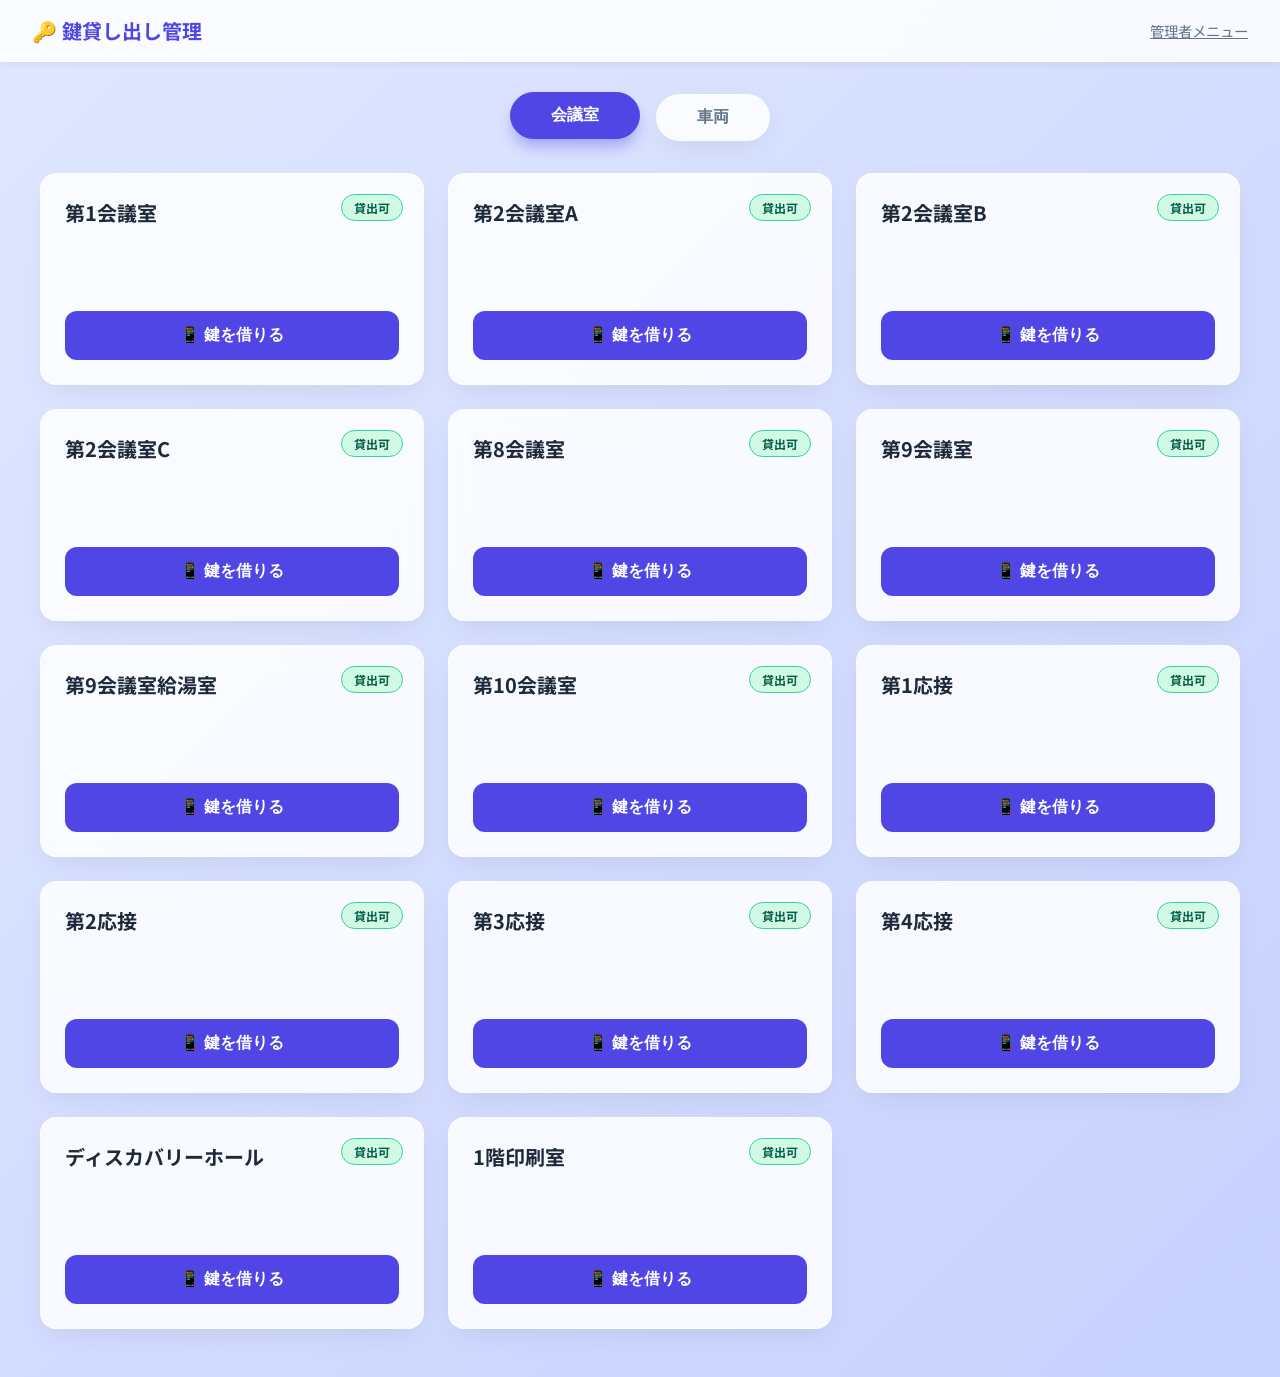
<file: index.html>
<!DOCTYPE html>
<html lang="ja">
<head>
    <meta charset="UTF-8">
    <meta name="viewport" content="width=device-width, initial-scale=1.0">
    <title>鍵貸し出し管理</title>
    <link href="https://fonts.googleapis.com/css2?family=Noto+Sans+JP:wght@400;500;700&display=swap" rel="stylesheet">
    <link rel="stylesheet" href="style.css">
</head>
<body>
    <header>
        <h1>🔑 鍵貸し出し管理</h1>
        <a href="#" onclick="checkAdminPassword(event)" class="admin-link">管理者メニュー</a>
    </header>
    
    <div class="tabs">
        <button class="tab-btn active" data-tab="rooms">会議室</button>
        <button class="tab-btn" data-tab="vehicles">車両</button>
    </div>

    <div class="container" id="mainContainer">
        <div style="text-align:center; padding: 2rem;">読み込み中...</div>
    </div>

    <!-- 貸出・返却モーダル -->
    <div class="modal-overlay" id="checkoutModal">
        <div class="modal-content">
            <h2 id="modalTitle" style="margin-top: 0; color: var(--primary);">貸出の手続き</h2>
            <p style="font-size: 0.85rem; color: #64748B; margin-bottom: 1.5rem;">※入力した所属と名前はスマホに記憶され、次回から自動入力されます。</p>
            
            <div class="form-group">
                <label>所属</label>
                <input type="text" class="form-control" id="deptInput" placeholder="例: 総務課">
            </div>
            <div class="form-group">
                <label>氏名</label>
                <input type="text" class="form-control" id="nameInput" placeholder="例: 常盤 太郎">
            </div>
            <div class="form-group">
                <label>返却予定日時</label>
                <input type="datetime-local" class="form-control" id="returnTimeInput">
            </div>

            <div id="vehicleFields" style="display: none;">
                <div class="form-group checkbox-wrapper">
                    <input type="checkbox" id="alcoholCheck">
                    <label for="alcoholCheck" style="margin:0; color: #991B1B; cursor: pointer;">【必須】アルコールチェックを実施し、問題ないことを確認しました</label>
                </div>
            </div>

            <div class="btn-group">
                <button class="btn-cancel" id="btnCancel">キャンセル</button>
                <button class="btn-submit" id="btnSubmit">貸出確定</button>
            </div>
        </div>
    </div>

    <!-- 返却モーダル -->
    <div class="modal-overlay" id="returnModal">
        <div class="modal-content">
            <h2 style="margin-top: 0; color: var(--primary);">返却の手続き</h2>
            <p id="returnModalDesc" style="margin-bottom: 1.5rem; font-weight: 500;">○○の鍵の返却処理を行いますか？</p>
            
            <div id="returnVehicleFields" style="display: none;">
                <div class="form-group checkbox-wrapper">
                    <input type="checkbox" id="accidentCheck">
                    <label for="accidentCheck" style="margin:0; color: #991B1B; cursor: pointer;">【必須】事故や車両の損傷等がないことを確認しました</label>
                </div>
            </div>

            <div class="btn-group">
                <button class="btn-cancel" onclick="closeReturnModal()">キャンセル</button>
                <button class="btn-submit" id="btnReturnSubmit" onclick="submitReturn()">返却確定</button>
            </div>
        </div>
    </div>
    
    <script src="config.js"></script>
    <script src="app.js"></script>
</body>
</html>
</file>
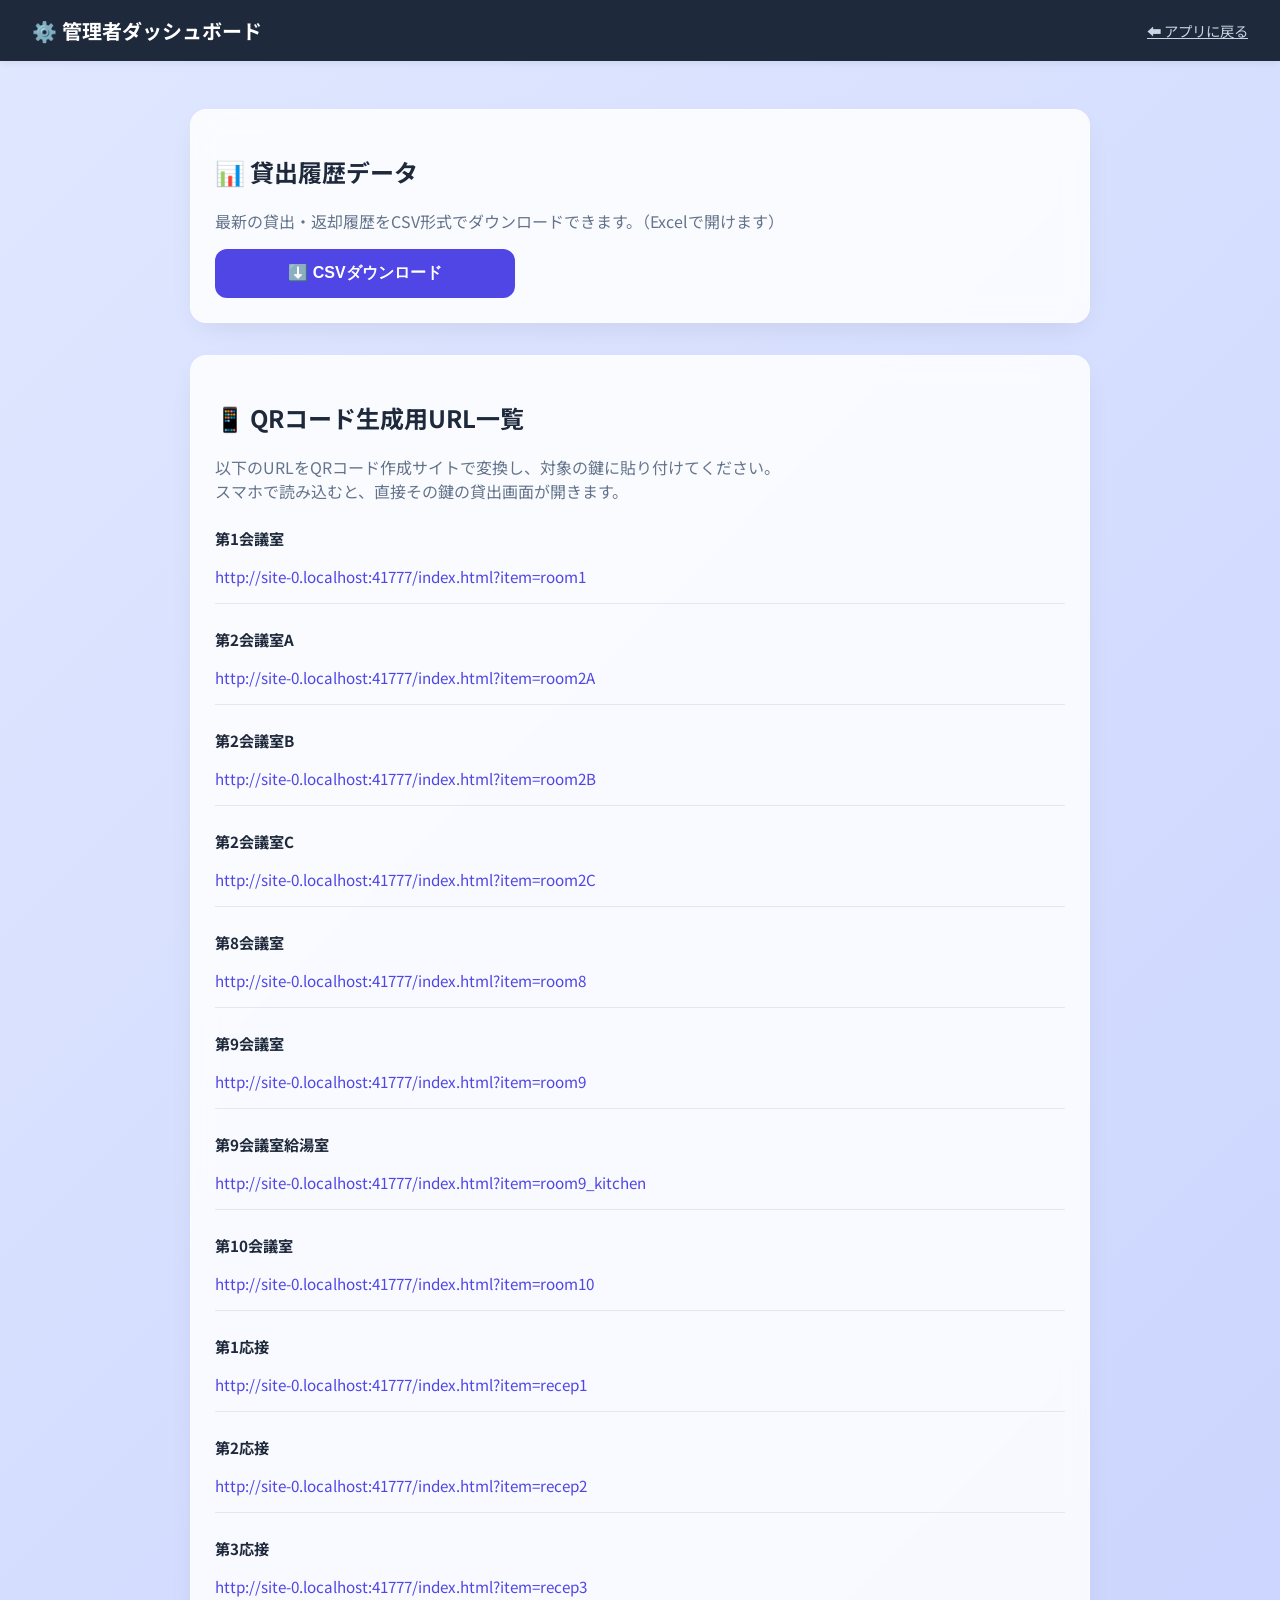
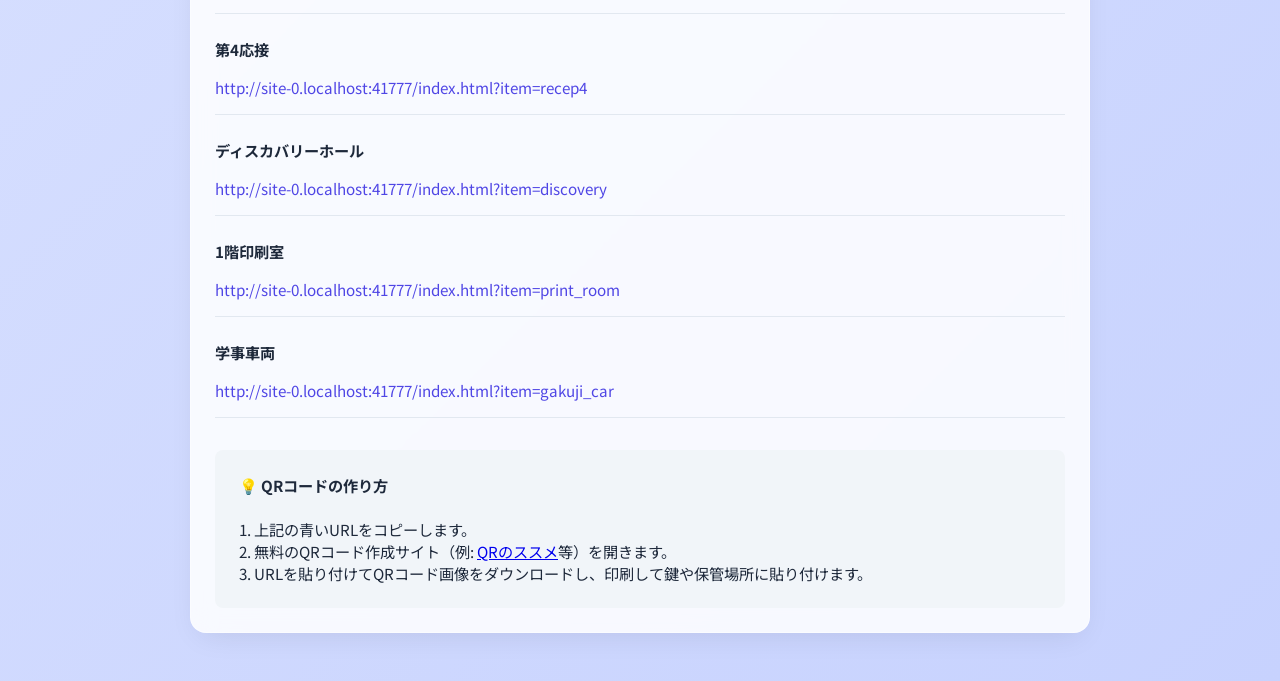
<file: admin.html>
<!DOCTYPE html>
<html lang="ja">
<head>
    <meta charset="UTF-8">
    <meta name="viewport" content="width=device-width, initial-scale=1.0">
    <title>管理者ダッシュボード | 鍵貸し出し管理</title>
    <link href="https://fonts.googleapis.com/css2?family=Noto+Sans+JP:wght@400;500;700&display=swap" rel="stylesheet">
    <link rel="stylesheet" href="style.css">
</head>
<body>
    <header style="background: #1E293B; border-bottom: none;">
        <h1 style="color: white;">⚙️ 管理者ダッシュボード</h1>
        <a href="index.html" class="admin-link" style="color: #CBD5E1;">⬅ アプリに戻る</a>
    </header>

    <div class="container" style="max-width: 900px; margin-top: 2rem;">
        <div class="card" style="margin-bottom: 2rem;">
            <h2>📊 貸出履歴データ</h2>
            <p style="color: #64748B;">最新の貸出・返却履歴をCSV形式でダウンロードできます。（Excelで開けます）</p>
            <button class="action-btn btn-scan" id="downloadCsvBtn" style="max-width: 300px; margin-top: 1rem;">⬇️ CSVダウンロード</button>
        </div>

        <div class="card">
            <h2>📱 QRコード生成用URL一覧</h2>
            <p style="color: #64748B;">以下のURLをQRコード作成サイトで変換し、対象の鍵に貼り付けてください。<br>スマホで読み込むと、直接その鍵の貸出画面が開きます。</p>
            <div id="qrList" style="margin-top: 1rem; overflow-wrap: break-word; font-size: 0.95rem;">
                <!-- JS will render links here -->
            </div>
        </div>
    </div>

    <script src="config.js"></script>
    <script src="admin.js"></script>
</body>
</html>
</file>
<file: style.css>
:root { --primary: #4F46E5; --secondary: #4338CA; --success: #10B981; --danger: #EF4444; --bg-light: #F8FAFC; --glass-bg: rgba(255, 255, 255, 0.85); --glass-border: rgba(255, 255, 255, 0.4); --shadow: 0 10px 30px -10px rgba(0, 0, 0, 0.1); }
body { font-family: 'Noto Sans JP', sans-serif; background: linear-gradient(135deg, #E0E7FF 0%, #C7D2FE 100%); margin: 0; padding: 0; color: #1E293B; min-height: 100vh; }
header { background: var(--glass-bg); backdrop-filter: blur(12px); border-bottom: 1px solid var(--glass-border); padding: 1rem 2rem; display: flex; justify-content: space-between; align-items: center; position: sticky; top: 0; z-index: 100; box-shadow: 0 4px 6px -1px rgba(0,0,0,0.05); }
h1 { margin: 0; font-size: 1.25rem; color: var(--primary); display: flex; align-items: center; gap: 0.5rem; }
.admin-link { font-size: 0.9rem; color: #64748B; text-decoration: underline; cursor: pointer; }
.tabs { display: flex; justify-content: center; gap: 1rem; padding: 2rem 1rem 1rem; }
.tab-btn { background: var(--glass-bg); border: 1px solid var(--glass-border); padding: 0.75rem 2.5rem; border-radius: 9999px; font-weight: 700; font-size: 1rem; cursor: pointer; box-shadow: var(--shadow); transition: all 0.3s ease; color: #64748B; }
.tab-btn.active { background: var(--primary); color: white; border-color: var(--primary); transform: translateY(-2px); box-shadow: 0 10px 15px -3px rgba(79, 70, 229, 0.4); }
.container { max-width: 1200px; margin: 0 auto; padding: 1rem 2rem 3rem; }
.grid { display: grid; grid-template-columns: repeat(auto-fill, minmax(300px, 1fr)); gap: 1.5rem; }
.card { background: var(--glass-bg); backdrop-filter: blur(12px); border: 1px solid var(--glass-border); border-radius: 1rem; padding: 1.5rem; box-shadow: var(--shadow); position: relative; overflow: hidden; }
.status-badge { position: absolute; top: 1.25rem; right: 1.25rem; padding: 0.25rem 0.75rem; border-radius: 9999px; font-size: 0.75rem; font-weight: 700; }
.status-available { background: #D1FAE5; color: #065F46; border: 1px solid #34D399; }
.status-in-use { background: #FEE2E2; color: #991B1B; border: 1px solid #F87171; }
.card-title { font-size: 1.25rem; font-weight: 700; margin: 0 0 0.75rem 0; }
.card-info { font-size: 0.9rem; color: #475569; margin-bottom: 1.5rem; line-height: 1.5; min-height: 3rem; }
.action-btn { width: 100%; padding: 0.875rem; border: none; border-radius: 0.75rem; font-weight: 700; font-size: 1rem; cursor: pointer; display: flex; align-items: center; justify-content: center; gap: 0.5rem; }
.btn-scan { background: var(--primary); color: white; }
.btn-return { background: white; color: var(--danger); border: 2px solid var(--danger); }
.modal-overlay { position: fixed; top: 0; left: 0; right: 0; bottom: 0; background: rgba(15, 23, 42, 0.6); backdrop-filter: blur(4px); display: none; justify-content: center; align-items: center; z-index: 1000; opacity: 0; transition: opacity 0.3s ease; }
.modal-overlay.active { display: flex; opacity: 1; }
.modal-content { background: white; border-radius: 1.25rem; padding: 2rem; width: 90%; max-width: 420px; box-shadow: 0 25px 50px -12px rgba(0,0,0,0.25); transform: scale(0.95); transition: all 0.3s ease; }
.modal-overlay.active .modal-content { transform: scale(1); }
.form-group { margin-bottom: 1.5rem; }
.form-group label { display: block; margin-bottom: 0.5rem; font-weight: 700; font-size: 0.9rem; }
.form-control { width: 100%; padding: 0.75rem 1rem; border: 2px solid #E2E8F0; border-radius: 0.5rem; box-sizing: border-box; font-size: 1rem; }
.checkbox-wrapper { display: flex; align-items: flex-start; gap: 0.75rem; background: #FEF2F2; padding: 1rem; border-radius: 0.5rem; border: 1px solid #FCA5A5; }
.checkbox-wrapper input[type="checkbox"] { width: 1.5rem; height: 1.5rem; accent-color: var(--danger); cursor: pointer; }
.btn-group { display: flex; gap: 1rem; margin-top: 2rem; }
.btn-cancel { flex: 1; padding: 0.875rem; background: #F1F5F9; border: none; border-radius: 0.5rem; cursor: pointer; font-weight: 700; color: #475569; }
.btn-submit { flex: 1; padding: 0.875rem; background: var(--primary); border: none; border-radius: 0.5rem; cursor: pointer; font-weight: 700; color: white; }

@media (max-width: 480px) {
    .modal-content {
        padding: 1.5rem 1rem;
    }
    input[type="datetime-local"].form-control {
        font-size: 0.85rem;
        padding: 0.75rem 0.25rem;
    }
}
</file>
